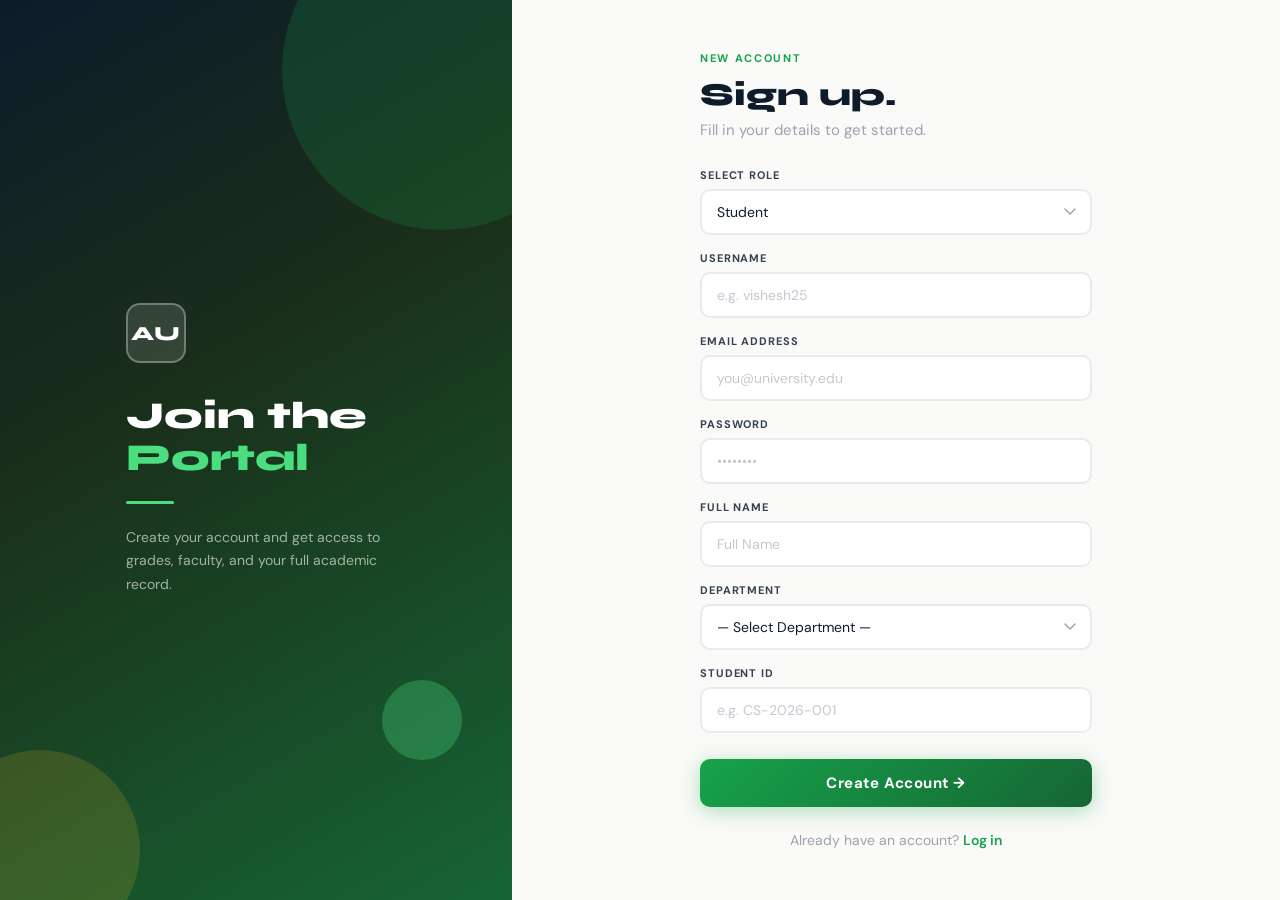
<file: frontend/index.html>
<html>
    <head>
        <title>University Portal – Sign Up</title>
        <link rel="preconnect" href="https://fonts.googleapis.com">
        <link href="https://fonts.googleapis.com/css2?family=Syne:wght@400;700;800&family=DM+Sans:ital,opsz,wght@0,9..40,400;0,9..40,500;0,9..40,600;0,9..40,700&display=swap" rel="stylesheet">
        <link rel="stylesheet" href="index.css">
    </head>
    <body>
        <div class="split-layout">

            <!-- LEFT: Brand Panel -->
            <div class="brand-panel">
                <div class="brand-content">
                    <div class="brand-logo">AU</div>
                    <h1 class="brand-name">Join the<br><span>Portal</span></h1>
                    <div class="divider-line"></div>
                    <p class="brand-tagline">Create your account and get access to grades, faculty, and your full academic record.</p>
                </div>
                <div class="geo geo-1"></div>
                <div class="geo geo-2"></div>
                <div class="geo geo-3"></div>
            </div>

            <!-- RIGHT: Form Panel -->
            <div class="form-panel">
                <div class="form-wrapper">
                    <p class="form-eyebrow">New Account</p>
                    <h2>Sign up.</h2>
                    <p class="form-sub">Fill in your details to get started.</p>

                    <form id="signup-form">
                        <div class="form-group">
                            <label for="role">Select Role</label>
                            <select id="role" class="form-select">
                                <option value="user">Student</option>
                                <option value="faculty">Faculty</option>
                                <option value="admin">Admin</option>
                            </select>
                        </div>
                        
                        <div class="form-group">
                            <label for="username">Username</label>
                            <input type="text" id="username" class="form-control" placeholder="e.g. vishesh25" required>
                        </div>

                        <div class="form-group">
                            <label for="email">Email Address</label>
                            <input type="email" id="email" class="form-control" placeholder="you@university.edu" required>
                        </div>

                        <div class="form-group">
                            <label for="password">Password</label>
                            <input type="password" id="password" class="form-control" placeholder="••••••••" required>
                        </div>

                        <div id="student-extra">
                            <div id="shared-details">
                                <div class="form-group">
                                    <label for="fullName">Full Name</label>
                                    <input type="text" id="fullName" class="form-control" placeholder="Full Name">
                                </div>
                                <div class="form-group">
                                    <label for="department">Department</label>
                                    <select id="department" class="form-select">
                                        <option value="" disabled selected>— Select Department —</option>
                                        <option value="Computer Science">Computer Science</option>
                                        <option value="Business">Business</option>
                                        <option value="Information Technology">Information Technology</option>
                                        <option value="Mathematics">Mathematics</option>
                                    </select>
                                </div>
                            </div>

                            <div class="form-group" id="student-id-container">
                                <label for="studentId">Student ID</label>
                                <input type="text" id="studentId" class="form-control" placeholder="e.g. CS-2026-001">
                            </div>

                            <div class="form-group" id="faculty-id-container" style="display: none;">
                                <label for="facultyId">Faculty ID</label>
                                <input type="text" id="facultyId" class="form-control" placeholder="e.g. FAC-CS-001">
                            </div>

                            <div class="form-group" id="admin-id-container" style="display: none;">
                                <label for="adminId">Admin ID</label>
                                <input type="text" id="adminId" class="form-control" placeholder="e.g. ADM-999">
                            </div>
                        </div>

                        <button class="btn">Create Account →</button>
                    </form>

                    <p class="text-center">Already have an account? <a href="login.html">Log in</a></p>
                </div>
            </div>

        </div>
        <script src="js/auth.js"></script>
    </body>
</html>
</file>
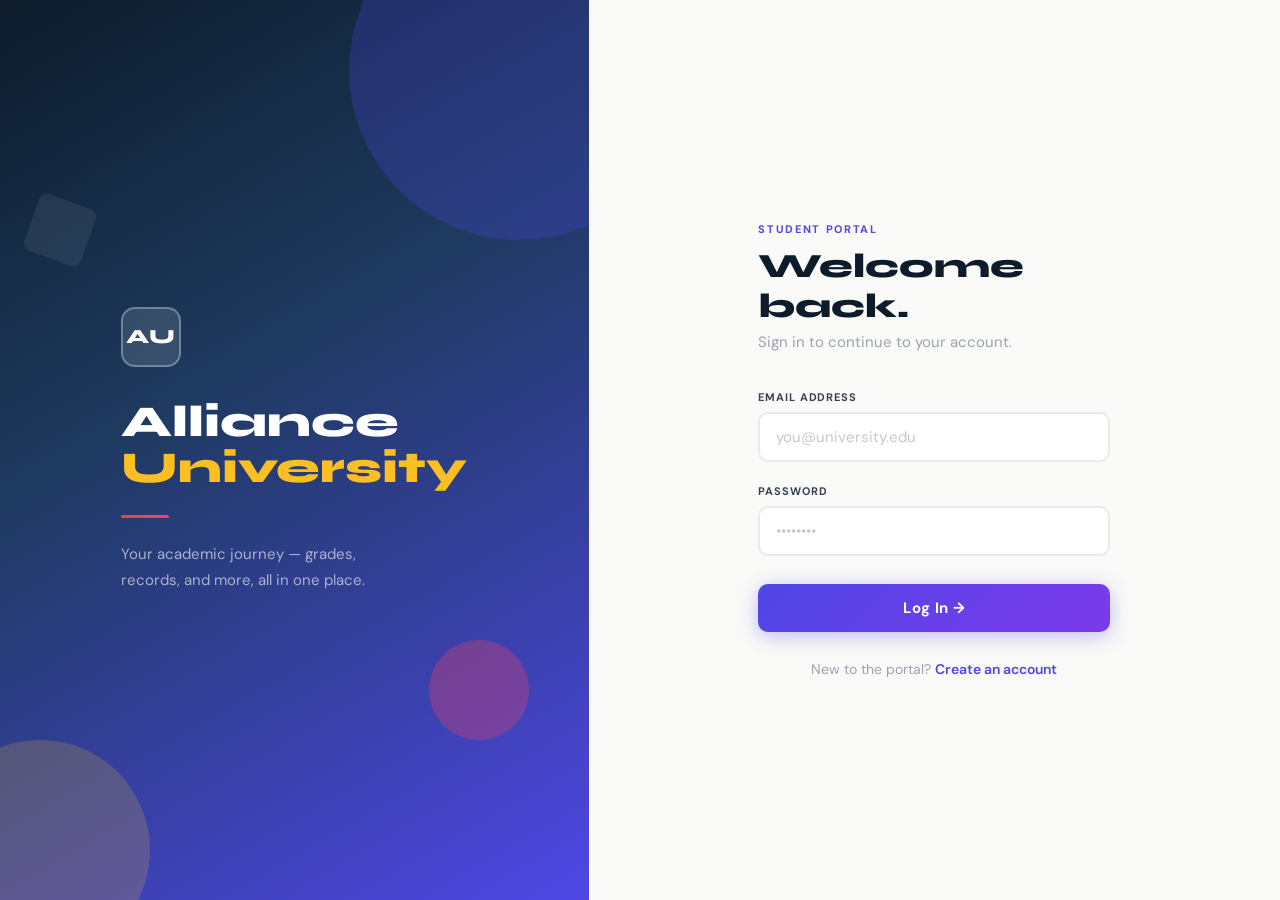
<file: frontend/dashboard.html>
<html>
    <head>
        <title>University Dashboard</title>
        <link rel="preconnect" href="https://fonts.googleapis.com">
        <link href="https://fonts.googleapis.com/css2?family=Syne:wght@400;700;800&family=DM+Sans:ital,opsz,wght@0,9..40,400;0,9..40,500;0,9..40,600;0,9..40,700&display=swap" rel="stylesheet">
        <link rel="stylesheet" href="dashboard.css">
    </head>
    <body>

        <!-- TOP NAVBAR -->
        <nav class="navbar">
            <div class="navbar-brand">
                <div class="logo-mark">AU</div>
                <span class="portal-name">University Portal</span>
            </div>
            <div class="navbar-end">
                <h4 id="page-title" class="page-title">Dashboard</h4>
                <button id="logout-btn" class="btn-logout">Logout</button>
            </div>
        </nav>

        <!-- MAIN CONTENT -->
        <main class="main-content">
            <div class="container">
                <div id="data-panel" style="display: none;"></div>
            </div>
        </main>

        <!-- EDIT MODAL -->
        <div id="edit-modal" class="modal-overlay">
            <div class="modal-content">
                <h3>Modify User Details</h3>
                <form id="edit-user-form">
                    <input type="hidden" id="edit-id">

                    <label>Full Name</label>
                    <input type="text" id="edit-fullName" class="form-control">

                    <div style="display:flex; gap:12px;">
                        <div style="flex:1;">
                            <label>Username</label>
                            <input type="text" id="edit-username" class="form-control" required>
                        </div>
                        <div style="flex:1;">
                            <label>Email</label>
                            <input type="email" id="edit-email" class="form-control" required>
                        </div>
                    </div>

                    <div style="display:flex; gap:12px;">
                        <div style="flex:1;">
                            <label>Role</label>
                            <select id="edit-role" class="form-control">
                                <option value="user">Student</option>
                                <option value="faculty">Faculty</option>
                                <option value="admin">Admin</option>
                            </select>
                        </div>
                        <div style="flex:1;">
                            <label>Department</label>
                            <select id="edit-department" class="form-control">
                                <option value="Computer Science">Computer Science</option>
                                <option value="Information Technology">Information Technology</option>
                                <option value="Business">Business</option>
                                <option value="Mathematics">Mathematics</option>
                            </select>
                        </div>
                    </div>

                    <div id="edit-studentId-container">
                        <label>Student ID</label>
                        <input type="text" id="edit-studentId" class="form-control">
                    </div>

                    <div id="edit-grades-container">
                        <div style="display:flex; justify-content:space-between; align-items:center; margin-bottom:12px;">
                            <label style="margin:0; text-transform:uppercase; font-size:11px; letter-spacing:0.08em; font-weight:700; color:#374151;">Academic Record (Grades)</label>
                            <button type="button" id="add-grade-btn">+ Add Subject</button>
                        </div>
                        <div id="grades-list-inputs"></div>
                    </div>

                    <button type="submit">Save Changes</button>
                    <button type="button" id="close-modal">Discard Changes</button>
                </form>
            </div>
        </div>

        <script src="js/dashboard.js"></script>
    </body>
</html>
</file>
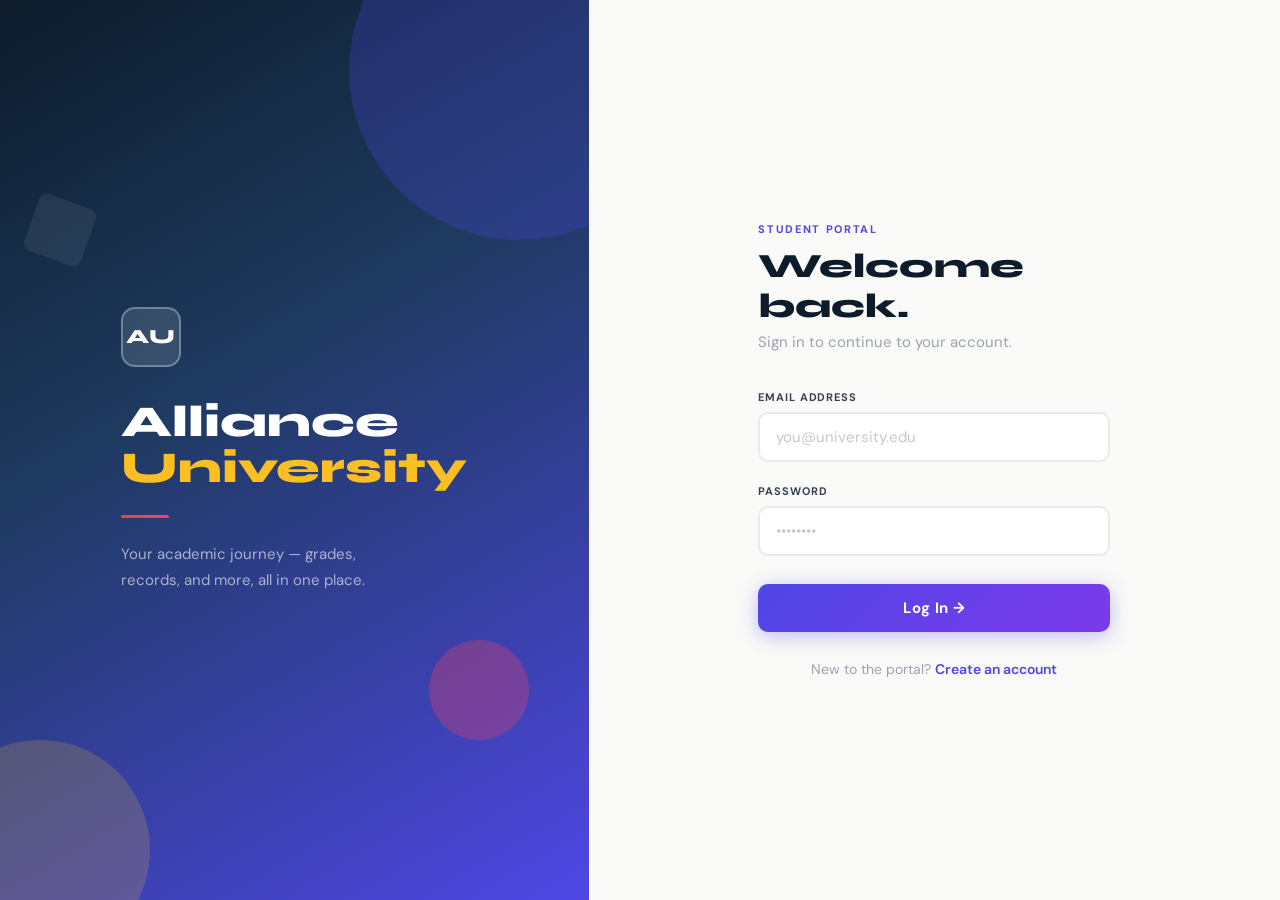
<file: frontend/login.html>
<html>
    <head>
        <title>University Portal-Login</title>
        <link rel="preconnect" href="https://fonts.googleapis.com">
        <link href="https://fonts.googleapis.com/css2?family=Syne:wght@400;700;800&family=DM+Sans:ital,opsz,wght@0,9..40,400;0,9..40,500;0,9..40,600;0,9..40,700&display=swap" rel="stylesheet">
        <link rel="stylesheet" href="login.css">
    </head>
    <body>
        <div class="split-layout">

            <!-- LEFT: Brand Panel -->
            <div class="brand-panel">
                <div class="brand-content">
                    <div class="brand-logo">AU</div>
                    <h1 class="brand-name">Alliance<br><span>University</span></h1>
                    <div class="divider-line"></div>
                    <p class="brand-tagline">Your academic journey — grades, records, and more, all in one place.</p>
                </div>
                <div class="geo geo-1"></div>
                <div class="geo geo-2"></div>
                <div class="geo geo-3"></div>
                <div class="geo geo-4"></div>
            </div>

            <!-- RIGHT: Form Panel -->
            <div class="form-panel">
                <div class="form-wrapper">
                    <p class="form-eyebrow">Student Portal</p>
                    <h2>Welcome back.</h2>
                    <p class="form-sub">Sign in to continue to your account.</p>

                    <form id="login-form">
                        <div class="form-group">
                            <label for="email">Email Address</label>
                            <input type="email" id="email" class="form-control" placeholder="you@university.edu" required>
                        </div>
                        <div class="form-group">
                            <label for="password">Password</label>
                            <input type="password" id="password" class="form-control" placeholder="••••••••" required>
                        </div>
                        <button class="btn">Log In →</button>
                    </form>

                    <p class="text-center">New to the portal? <a href="signup.html">Create an account</a></p>
                </div>
            </div>

        </div>
        <script src="js/auth.js"></script>
    </body>
</html>
</file>
<file: frontend/index.css>
*, *::before, *::after { box-sizing: border-box; margin: 0; padding: 0; }

body {
    font-family: 'DM Sans', sans-serif;
    height: 100vh;
    overflow: hidden;
}

.split-layout {
    display: flex;
    height: 100vh;
}

/* ── LEFT BRAND PANEL ── */
.brand-panel {
    width: 40%;
    background: linear-gradient(150deg, #0D1B2A 0%, #1a2e1a 40%, #166534 100%);
    display: flex;
    align-items: center;
    justify-content: center;
    position: relative;
    overflow: hidden;
}

.brand-content {
    position: relative;
    z-index: 2;
    padding: 0 48px;
    color: white;
}

.brand-logo {
    width: 60px; height: 60px;
    background: rgba(255,255,255,0.12);
    border: 2px solid rgba(255,255,255,0.3);
    border-radius: 14px;
    display: flex;
    align-items: center;
    justify-content: center;
    font-family: 'Syne', sans-serif;
    font-weight: 800;
    font-size: 20px;
    margin-bottom: 32px;
    backdrop-filter: blur(12px);
    letter-spacing: 1px;
}

.brand-name {
    font-family: 'Syne', sans-serif;
    font-size: 38px;
    font-weight: 800;
    line-height: 1.1;
    margin-bottom: 22px;
    color: #fff;
}

.brand-name span { color: #4ade80; }

.brand-tagline {
    font-size: 14px;
    color: rgba(255,255,255,0.6);
    max-width: 260px;
    line-height: 1.7;
}

.divider-line {
    width: 48px; height: 3px;
    background: #4ade80;
    border-radius: 2px;
    margin: 22px 0;
}

.geo { position: absolute; border-radius: 50%; }
.geo-1 { width: 320px; height: 320px; background: #16a34a; top: -90px; right: -90px; opacity: 0.2; }
.geo-2 { width: 200px; height: 200px; background: #FBBF24; bottom: -50px; left: -60px; opacity: 0.15; }
.geo-3 { width: 80px; height: 80px; background: #4ade80; bottom: 140px; right: 50px; opacity: 0.3; }

/* ── RIGHT FORM PANEL ── */
.form-panel {
    flex: 1;
    display: flex;
    align-items: center;
    justify-content: center;
    background: #FAFAF8;
    overflow-y: auto;
    padding: 24px 0;
}

.form-wrapper {
    width: 100%;
    max-width: 440px;
    padding: 24px;
}

.form-eyebrow {
    font-size: 11px;
    font-weight: 700;
    letter-spacing: 0.15em;
    text-transform: uppercase;
    color: #16a34a;
    margin-bottom: 10px;
}

h2 {
    font-family: 'Syne', sans-serif;
    font-size: 32px;
    font-weight: 800;
    color: #0D1B2A;
    margin-bottom: 6px;
}

.form-sub {
    color: #9CA3AF;
    font-size: 15px;
    margin-bottom: 28px;
}

.form-group { margin-bottom: 16px; }

label {
    display: block;
    font-size: 11px;
    font-weight: 700;
    color: #374151;
    margin-bottom: 7px;
    letter-spacing: 0.08em;
    text-transform: uppercase;
}

.form-control, .form-select {
    width: 100%;
    padding: 12px 15px;
    border: 2px solid #E9EAEC;
    border-radius: 10px;
    font-family: 'DM Sans', sans-serif;
    font-size: 14px;
    color: #0D1B2A;
    background: white;
    transition: border-color 0.2s, box-shadow 0.2s;
    appearance: none;
}

.form-control:focus, .form-select:focus {
    outline: none;
    border-color: #16a34a;
    box-shadow: 0 0 0 4px rgba(22, 163, 74, 0.1);
}

.form-control::placeholder { color: #C4C8D0; }

/* Select arrow */
.form-select {
    background-image: url("data:image/svg+xml,%3Csvg xmlns='http://www.w3.org/2000/svg' width='12' height='8' viewBox='0 0 12 8'%3E%3Cpath d='M1 1l5 5 5-5' stroke='%239CA3AF' stroke-width='1.5' fill='none' stroke-linecap='round'/%3E%3C/svg%3E");
    background-repeat: no-repeat;
    background-position: right 14px center;
    padding-right: 36px;
    cursor: pointer;
}

.btn {
    width: 100%;
    padding: 14px;
    background: linear-gradient(135deg, #16a34a 0%, #166534 100%);
    color: white;
    border: none;
    border-radius: 10px;
    cursor: pointer;
    font-family: 'DM Sans', sans-serif;
    font-weight: 700;
    font-size: 15px;
    margin-top: 10px;
    letter-spacing: 0.03em;
    transition: transform 0.15s, box-shadow 0.2s;
    box-shadow: 0 4px 20px rgba(22, 163, 74, 0.35);
}

.btn:hover {
    transform: translateY(-2px);
    box-shadow: 0 8px 28px rgba(22, 163, 74, 0.45);
}

.btn:active { transform: translateY(0); }

.text-center {
    text-align: center;
    margin-top: 24px;
    font-size: 14px;
    color: #9CA3AF;
}

a { color: #16a34a; text-decoration: none; font-weight: 600; }
a:hover { text-decoration: underline; }

@media (max-width: 820px) {
    .split-layout { flex-direction: column; }
    .brand-panel { width: 100%; height: 180px; }
    .brand-name { font-size: 26px; }
    .form-panel { flex: 1; }
}
</file>
<file: frontend/dashboard.css>
*, *::before, *::after { box-sizing: border-box; margin: 0; padding: 0; }

body {
    font-family: 'DM Sans', sans-serif;
    background: #F1F3F8;
    min-height: 100vh;
    display: flex;
    flex-direction: column;
}

/* ── NAVBAR ── */
.navbar {
    background: linear-gradient(135deg, #0D1B2A 0%, #1e3a5f 50%, #4F46E5 100%);
    padding: 0 36px;
    height: 68px;
    display: flex;
    align-items: center;
    justify-content: space-between;
    position: sticky;
    top: 0;
    z-index: 100;
    box-shadow: 0 2px 20px rgba(13, 27, 42, 0.35);
}

.navbar-brand {
    display: flex;
    align-items: center;
    gap: 14px;
}

.logo-mark {
    width: 40px; height: 40px;
    background: rgba(255,255,255,0.15);
    border: 1.5px solid rgba(255,255,255,0.3);
    border-radius: 10px;
    display: flex;
    align-items: center;
    justify-content: center;
    font-family: 'Syne', sans-serif;
    font-weight: 800;
    font-size: 14px;
    color: white;
    letter-spacing: 1px;
}

.portal-name {
    font-family: 'Syne', sans-serif;
    font-size: 16px;
    font-weight: 700;
    color: rgba(255,255,255,0.9);
    letter-spacing: 0.02em;
}

.navbar-end {
    display: flex;
    align-items: center;
    gap: 16px;
}

/* page-title is h4 inside navbar */
.page-title {
    font-family: 'DM Sans', sans-serif;
    font-size: 13px;
    font-weight: 600;
    color: rgba(255,255,255,0.6);
    margin: 0;
}

/* ── MAIN CONTENT ── */
.main-content {
    flex: 1;
    padding: 36px;
}

/* ── CONTAINER (card) ── */
.container {
    width: 100%;
    max-width: 1160px;
    margin: 0 auto;
    background: white;
    border-radius: 16px;
    box-shadow: 0 4px 24px rgba(13, 27, 42, 0.07);
    overflow: hidden;
}

/* ── PANEL HEADER (generated by JS inside data-panel) ── */
.panel-header {
    background: linear-gradient(135deg, #FAFAF8, #F0F2FF);
    border-bottom: 2px solid #ECEEF8;
    padding: 28px 32px;
    display: flex;
    align-items: center;
    justify-content: space-between;
}

.panel-title {
    font-family: 'Syne', sans-serif;
    font-size: 22px;
    font-weight: 800;
    color: #0D1B2A;
}

.panel-subtitle {
    font-size: 13px;
    color: #9CA3AF;
    margin-top: 3px;
}

/* ── TABLE ── */
table {
    width: 100%;
    border-collapse: collapse;
}

th {
    background: #FAFAFA;
    color: #6B7280;
    font-size: 11px;
    font-weight: 700;
    text-transform: uppercase;
    letter-spacing: 0.08em;
    padding: 14px 20px;
    border-bottom: 2px solid #ECEEF8;
    text-align: left;
}

td {
    padding: 16px 20px;
    border-bottom: 1px solid #F3F4F8;
    font-size: 14px;
    color: #374151;
    vertical-align: middle;
}

tr:last-child td { border-bottom: none; }

tr:hover td { background: #F8F9FF; }

/* ── BADGES ── */
.badge {
    display: inline-flex;
    align-items: center;
    padding: 4px 12px;
    border-radius: 20px;
    font-size: 11px;
    font-weight: 700;
    letter-spacing: 0.06em;
    text-transform: uppercase;
}

/* Role-specific badge colors via data or generic */
.badge-admin   { background: #FEE2E2; color: #DC2626; }
.badge-faculty { background: #FEF9C3; color: #92400E; }
.badge-user, .badge-student { background: #EEF2FF; color: #4F46E5; }

/* Fallback: if JS applies just .badge without a modifier */
.badge { background: #EEF2FF; color: #4F46E5; }

/* ── ALERT / INFO BOX ── */
.alert-info {
    background: linear-gradient(135deg, #EEF2FF, #F5F0FF);
    padding: 22px 28px;
    border-radius: 12px;
    border-left: 5px solid #4F46E5;
    margin: 28px 32px;
    color: #3730A3;
    font-size: 14px;
    line-height: 1.6;
}

/* ── BUTTONS ── */
.btn-logout {
    background: transparent;
    border: 1.5px solid rgba(255,255,255,0.35);
    color: rgba(255,255,255,0.85);
    padding: 8px 18px;
    border-radius: 8px;
    cursor: pointer;
    font-family: 'DM Sans', sans-serif;
    font-weight: 600;
    font-size: 13px;
    transition: background 0.2s, border-color 0.2s;
}

.btn-logout:hover {
    background: rgba(244, 63, 94, 0.2);
    border-color: #F43F5E;
    color: #fff;
}

.btn-edit {
    background: #FBBF24;
    border: none;
    padding: 7px 14px;
    border-radius: 6px;
    cursor: pointer;
    font-weight: 700;
    font-size: 12px;
    color: #0D1B2A;
    letter-spacing: 0.02em;
    transition: transform 0.1s, box-shadow 0.15s;
    box-shadow: 0 2px 8px rgba(251, 191, 36, 0.3);
}

.btn-edit:hover {
    transform: translateY(-1px);
    box-shadow: 0 4px 14px rgba(251, 191, 36, 0.45);
}

/* ── MODAL ── */
.modal-overlay {
    position: fixed;
    top: 0; left: 0;
    width: 100%; height: 100%;
    background: rgba(13, 27, 42, 0.55);
    backdrop-filter: blur(4px);
    display: none;
    align-items: center;
    justify-content: center;
    z-index: 1000;
}

.modal-content {
    background: #fff;
    padding: 36px;
    border-radius: 16px;
    width: 500px;
    max-width: 95vw;
    box-shadow: 0 24px 60px rgba(13, 27, 42, 0.25);
    max-height: 88vh;
    overflow-y: auto;
}

.modal-content h3 {
    font-family: 'Syne', sans-serif;
    font-size: 22px;
    font-weight: 800;
    color: #0D1B2A;
    margin-bottom: 24px;
    padding-bottom: 16px;
    border-bottom: 2px solid #F1F3F8;
}

.modal-content label {
    display: block;
    font-size: 11px;
    font-weight: 700;
    color: #374151;
    margin-bottom: 7px;
    letter-spacing: 0.08em;
    text-transform: uppercase;
}

.form-control {
    width: 100%;
    padding: 11px 14px;
    margin: 0 0 16px 0;
    border: 2px solid #E9EAEC;
    border-radius: 9px;
    font-family: 'DM Sans', sans-serif;
    font-size: 14px;
    color: #0D1B2A;
    background: white;
    transition: border-color 0.2s, box-shadow 0.2s;
}

.form-control:focus {
    outline: none;
    border-color: #4F46E5;
    box-shadow: 0 0 0 4px rgba(79, 70, 229, 0.1);
}

/* Grade rows inside modal */
#grades-list-inputs input {
    border: 2px solid #E9EAEC;
    border-radius: 8px;
    padding: 9px 12px;
    font-family: 'DM Sans', sans-serif;
    font-size: 13px;
    transition: border-color 0.2s;
}

#grades-list-inputs input:focus {
    outline: none;
    border-color: #4F46E5;
}

/* Modal save button */
#edit-user-form > button[type="submit"] {
    width: 100%;
    padding: 13px;
    background: linear-gradient(135deg, #16a34a, #166534);
    color: white;
    border: none;
    border-radius: 10px;
    font-family: 'DM Sans', sans-serif;
    font-weight: 700;
    font-size: 15px;
    cursor: pointer;
    margin-top: 8px;
    letter-spacing: 0.02em;
    transition: transform 0.15s, box-shadow 0.2s;
    box-shadow: 0 4px 16px rgba(22, 163, 74, 0.3);
}

#edit-user-form > button[type="submit"]:hover {
    transform: translateY(-2px);
    box-shadow: 0 8px 24px rgba(22, 163, 74, 0.4);
}

/* Modal discard button */
#close-modal {
    width: 100%;
    margin-top: 12px;
    border: 2px solid #E9EAEC;
    background: none;
    color: #6B7280;
    cursor: pointer;
    font-family: 'DM Sans', sans-serif;
    font-weight: 600;
    font-size: 14px;
    padding: 11px;
    border-radius: 10px;
    transition: border-color 0.2s, color 0.2s;
}

#close-modal:hover {
    border-color: #F43F5E;
    color: #F43F5E;
}

/* Add subject button in modal */
#add-grade-btn {
    background: #4F46E5;
    color: white;
    border: none;
    padding: 6px 12px;
    border-radius: 6px;
    cursor: pointer;
    font-size: 12px;
    font-weight: 700;
    font-family: 'DM Sans', sans-serif;
    transition: background 0.15s;
}

#add-grade-btn:hover { background: #4338CA; }

/* Grade section divider in modal */
#edit-grades-container {
    border-top: 2px solid #F1F3F8;
    margin-top: 16px;
    padding-top: 16px;
}

/* Scrollbar for modal */
.modal-content::-webkit-scrollbar { width: 6px; }
.modal-content::-webkit-scrollbar-track { background: #F1F3F8; border-radius: 4px; }
.modal-content::-webkit-scrollbar-thumb { background: #C4C8D0; border-radius: 4px; }
</file>
<file: frontend/login.css>
*, *::before, *::after { box-sizing: border-box; margin: 0; padding: 0; }

body {
    font-family: 'DM Sans', sans-serif;
    height: 100vh;
    overflow: hidden;
}

.split-layout {
    display: flex;
    height: 100vh;
}

/* ── LEFT BRAND PANEL ── */
.brand-panel {
    width: 46%;
    background: linear-gradient(150deg, #0D1B2A 0%, #1e3a5f 40%, #4F46E5 100%);
    display: flex;
    align-items: center;
    justify-content: center;
    position: relative;
    overflow: hidden;
}

.brand-content {
    position: relative;
    z-index: 2;
    padding: 0 52px;
    color: white;
}

.brand-logo {
    width: 60px; height: 60px;
    background: rgba(255,255,255,0.12);
    border: 2px solid rgba(255,255,255,0.3);
    border-radius: 14px;
    display: flex;
    align-items: center;
    justify-content: center;
    font-family: 'Syne', sans-serif;
    font-weight: 800;
    font-size: 20px;
    margin-bottom: 32px;
    backdrop-filter: blur(12px);
    letter-spacing: 1px;
}

.brand-name {
    font-family: 'Syne', sans-serif;
    font-size: 44px;
    font-weight: 800;
    line-height: 1.05;
    margin-bottom: 22px;
    color: #fff;
}

.brand-name span {
    color: #FBBF24;
}

.brand-tagline {
    font-size: 15px;
    color: rgba(255,255,255,0.6);
    max-width: 280px;
    line-height: 1.7;
}

.divider-line {
    width: 48px;
    height: 3px;
    background: #F43F5E;
    border-radius: 2px;
    margin: 24px 0;
}

/* Decorative geometry */
.geo { position: absolute; border-radius: 50%; }
.geo-1 { width: 340px; height: 340px; background: #4F46E5; top: -100px; right: -100px; opacity: 0.25; }
.geo-2 { width: 220px; height: 220px; background: #FBBF24; bottom: -60px; left: -70px; opacity: 0.18; }
.geo-3 { width: 100px; height: 100px; background: #F43F5E; bottom: 160px; right: 60px; opacity: 0.3; }
.geo-4 { width: 60px; height: 60px; background: white; top: 200px; left: 30px; opacity: 0.07; border-radius: 8px; transform: rotate(20deg); }

/* ── RIGHT FORM PANEL ── */
.form-panel {
    flex: 1;
    display: flex;
    align-items: center;
    justify-content: center;
    background: #FAFAF8;
}

.form-wrapper {
    width: 100%;
    max-width: 400px;
    padding: 24px;
}

.form-eyebrow {
    font-size: 11px;
    font-weight: 700;
    letter-spacing: 0.15em;
    text-transform: uppercase;
    color: #4F46E5;
    margin-bottom: 10px;
}

h2 {
    font-family: 'Syne', sans-serif;
    font-size: 34px;
    font-weight: 800;
    color: #0D1B2A;
    margin-bottom: 6px;
}

.form-sub {
    color: #9CA3AF;
    font-size: 15px;
    margin-bottom: 38px;
}

.form-group { margin-bottom: 22px; }

label {
    display: block;
    font-size: 11px;
    font-weight: 700;
    color: #374151;
    margin-bottom: 8px;
    letter-spacing: 0.08em;
    text-transform: uppercase;
}

.form-control {
    width: 100%;
    padding: 13px 16px;
    border: 2px solid #E9EAEC;
    border-radius: 10px;
    font-family: 'DM Sans', sans-serif;
    font-size: 15px;
    color: #0D1B2A;
    background: white;
    transition: border-color 0.2s, box-shadow 0.2s;
}

.form-control:focus {
    outline: none;
    border-color: #4F46E5;
    box-shadow: 0 0 0 4px rgba(79, 70, 229, 0.1);
}

.form-control::placeholder { color: #C4C8D0; }

.btn {
    width: 100%;
    padding: 14px;
    background: linear-gradient(135deg, #4F46E5 0%, #7C3AED 100%);
    color: white;
    border: none;
    border-radius: 10px;
    cursor: pointer;
    font-family: 'DM Sans', sans-serif;
    font-weight: 700;
    font-size: 15px;
    margin-top: 6px;
    letter-spacing: 0.03em;
    transition: transform 0.15s, box-shadow 0.2s;
    box-shadow: 0 4px 20px rgba(79, 70, 229, 0.35);
}

.btn:hover {
    transform: translateY(-2px);
    box-shadow: 0 8px 28px rgba(79, 70, 229, 0.45);
}

.btn:active { transform: translateY(0); }

.text-center {
    text-align: center;
    margin-top: 28px;
    font-size: 14px;
    color: #9CA3AF;
}

a { color: #4F46E5; text-decoration: none; font-weight: 600; }
a:hover { text-decoration: underline; }

@media (max-width: 820px) {
    .split-layout { flex-direction: column; }
    .brand-panel { width: 100%; height: 220px; }
    .brand-name { font-size: 30px; }
    .brand-content { padding: 0 32px; }
    .form-panel { flex: 1; overflow-y: auto; }
    .form-wrapper { padding: 28px 24px; }
}
</file>
